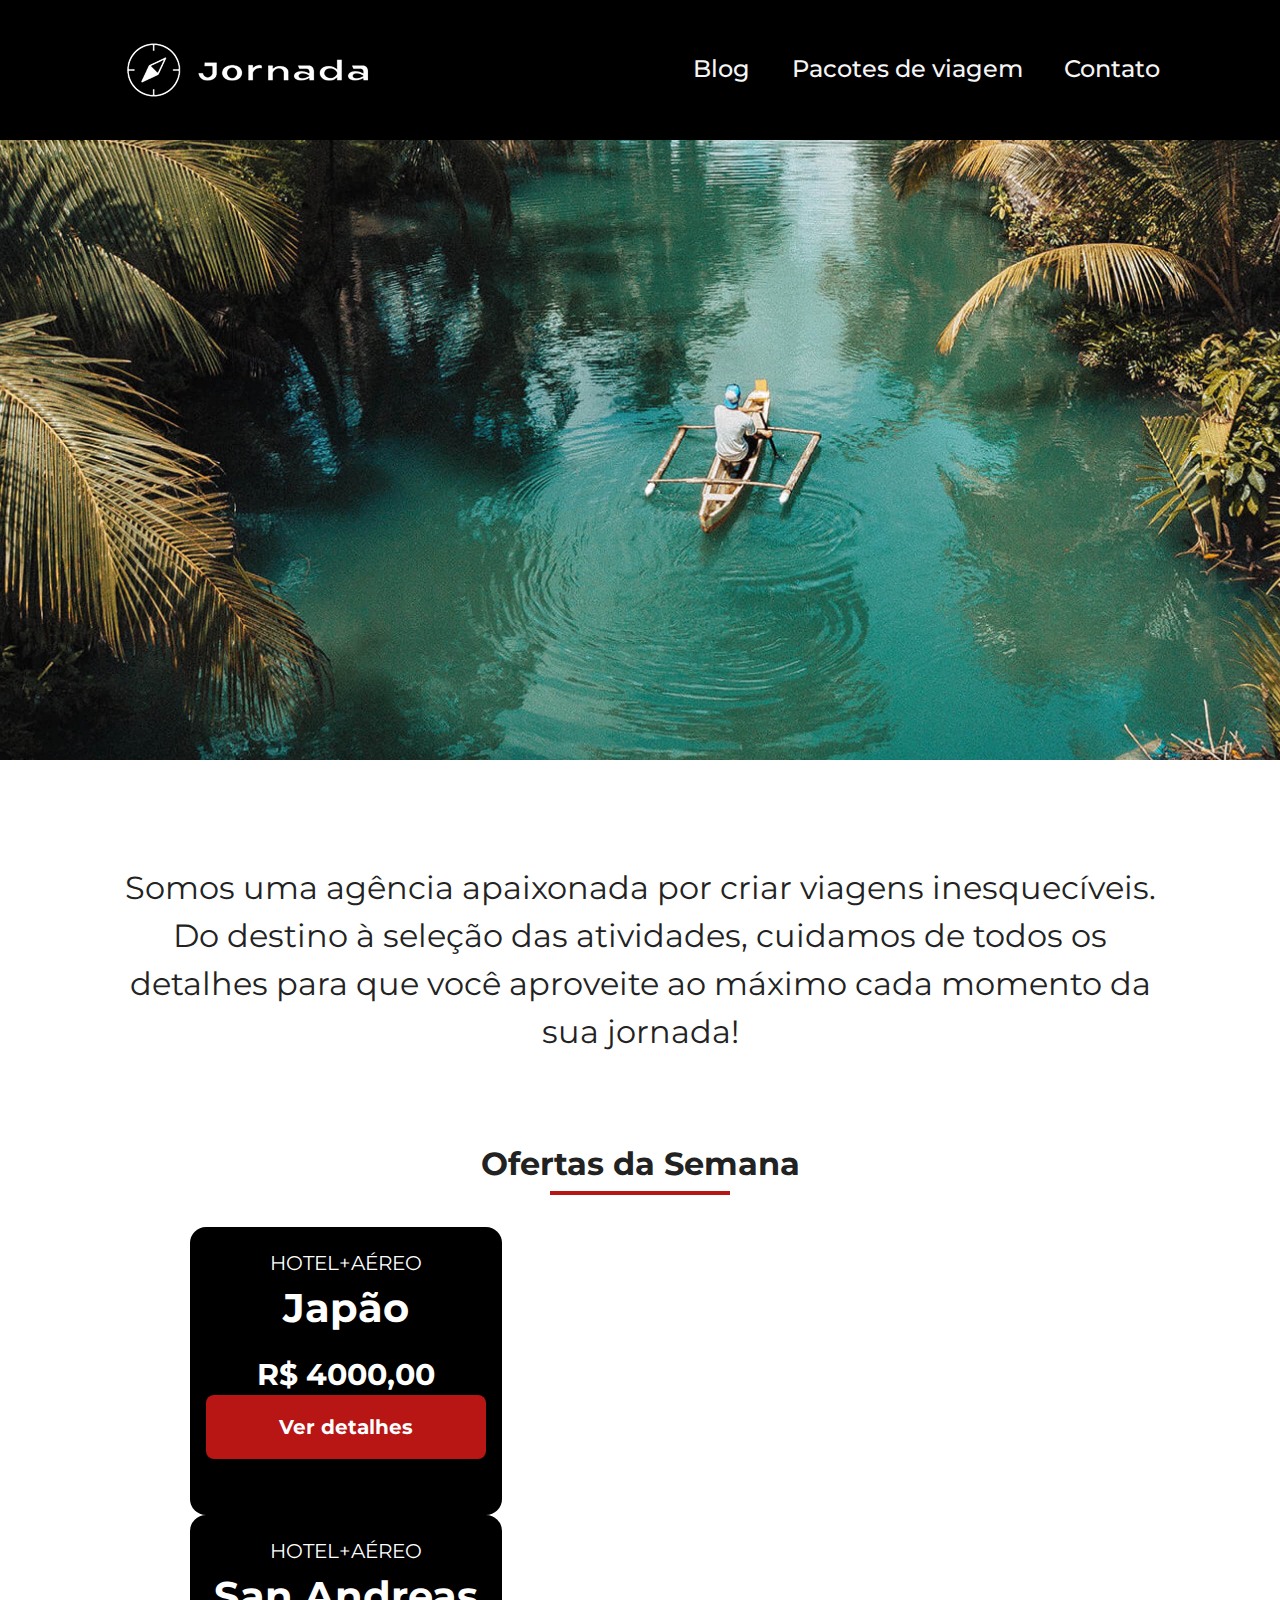
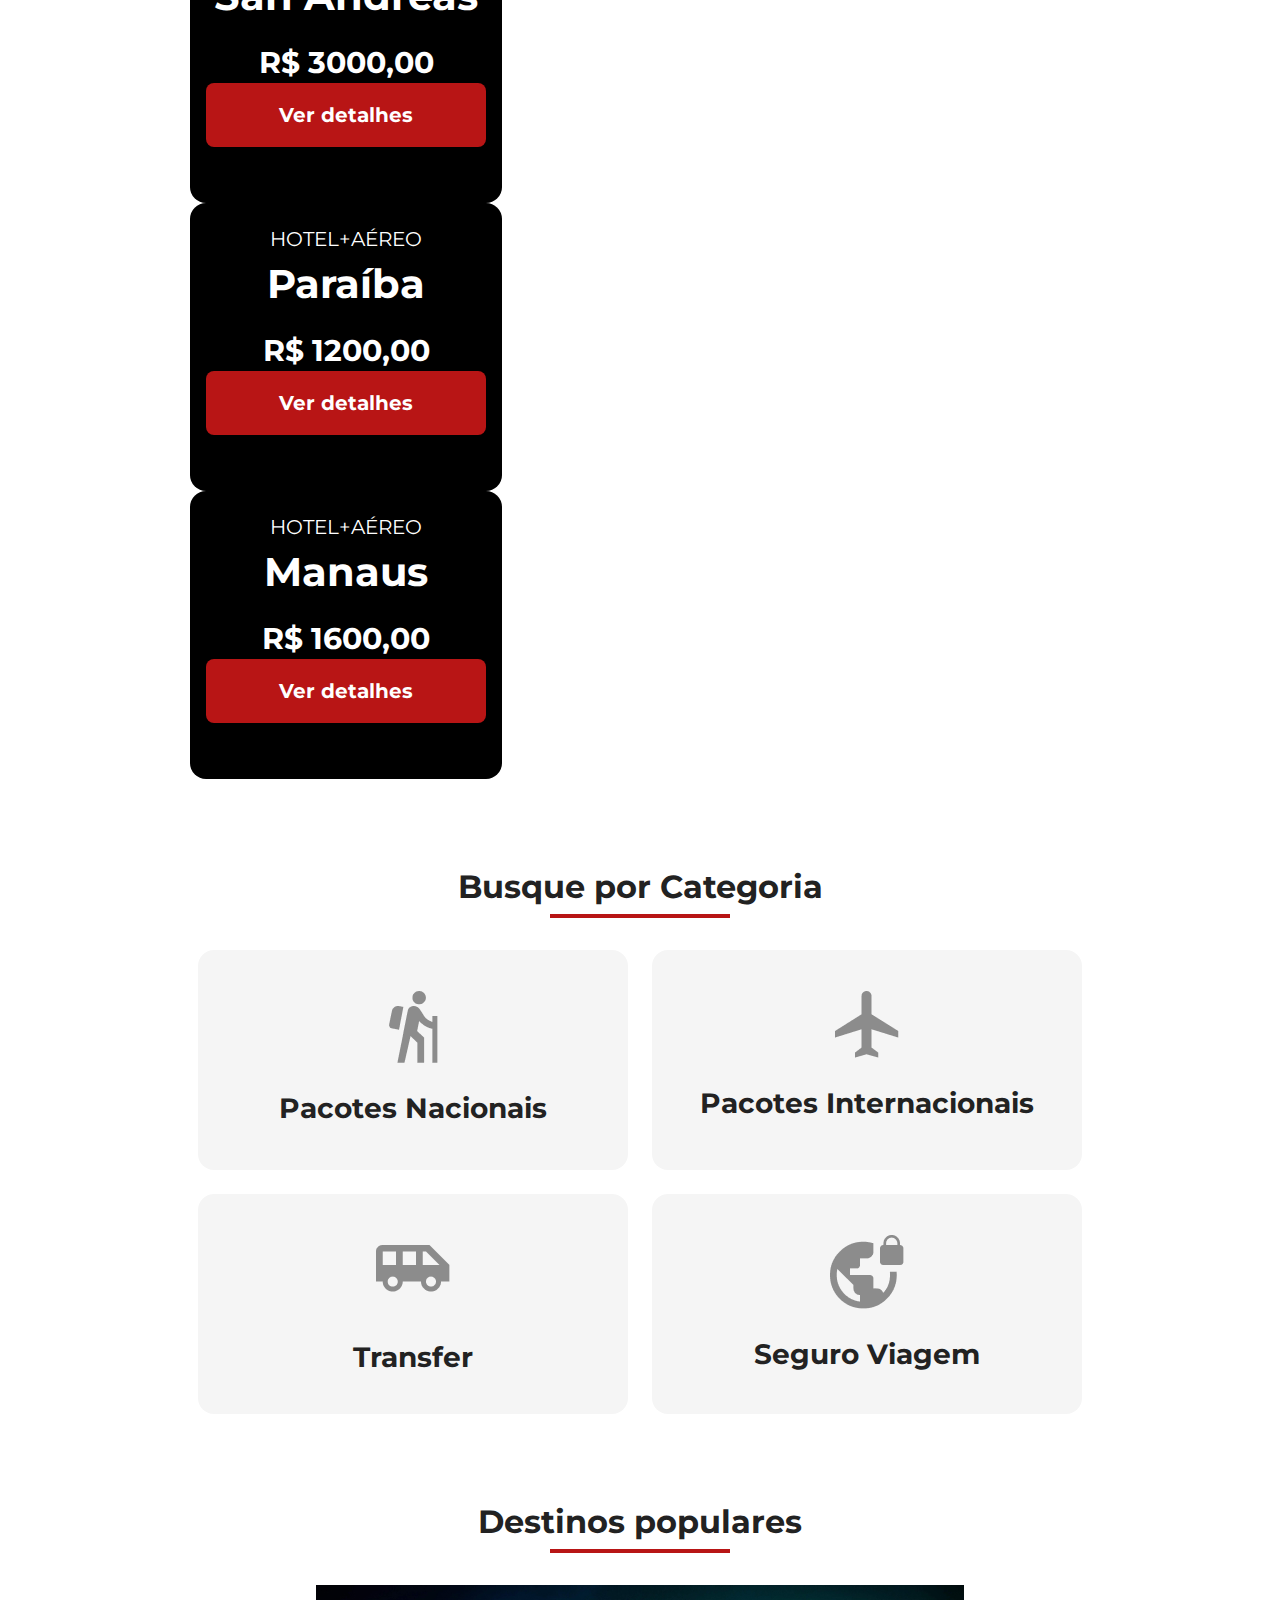
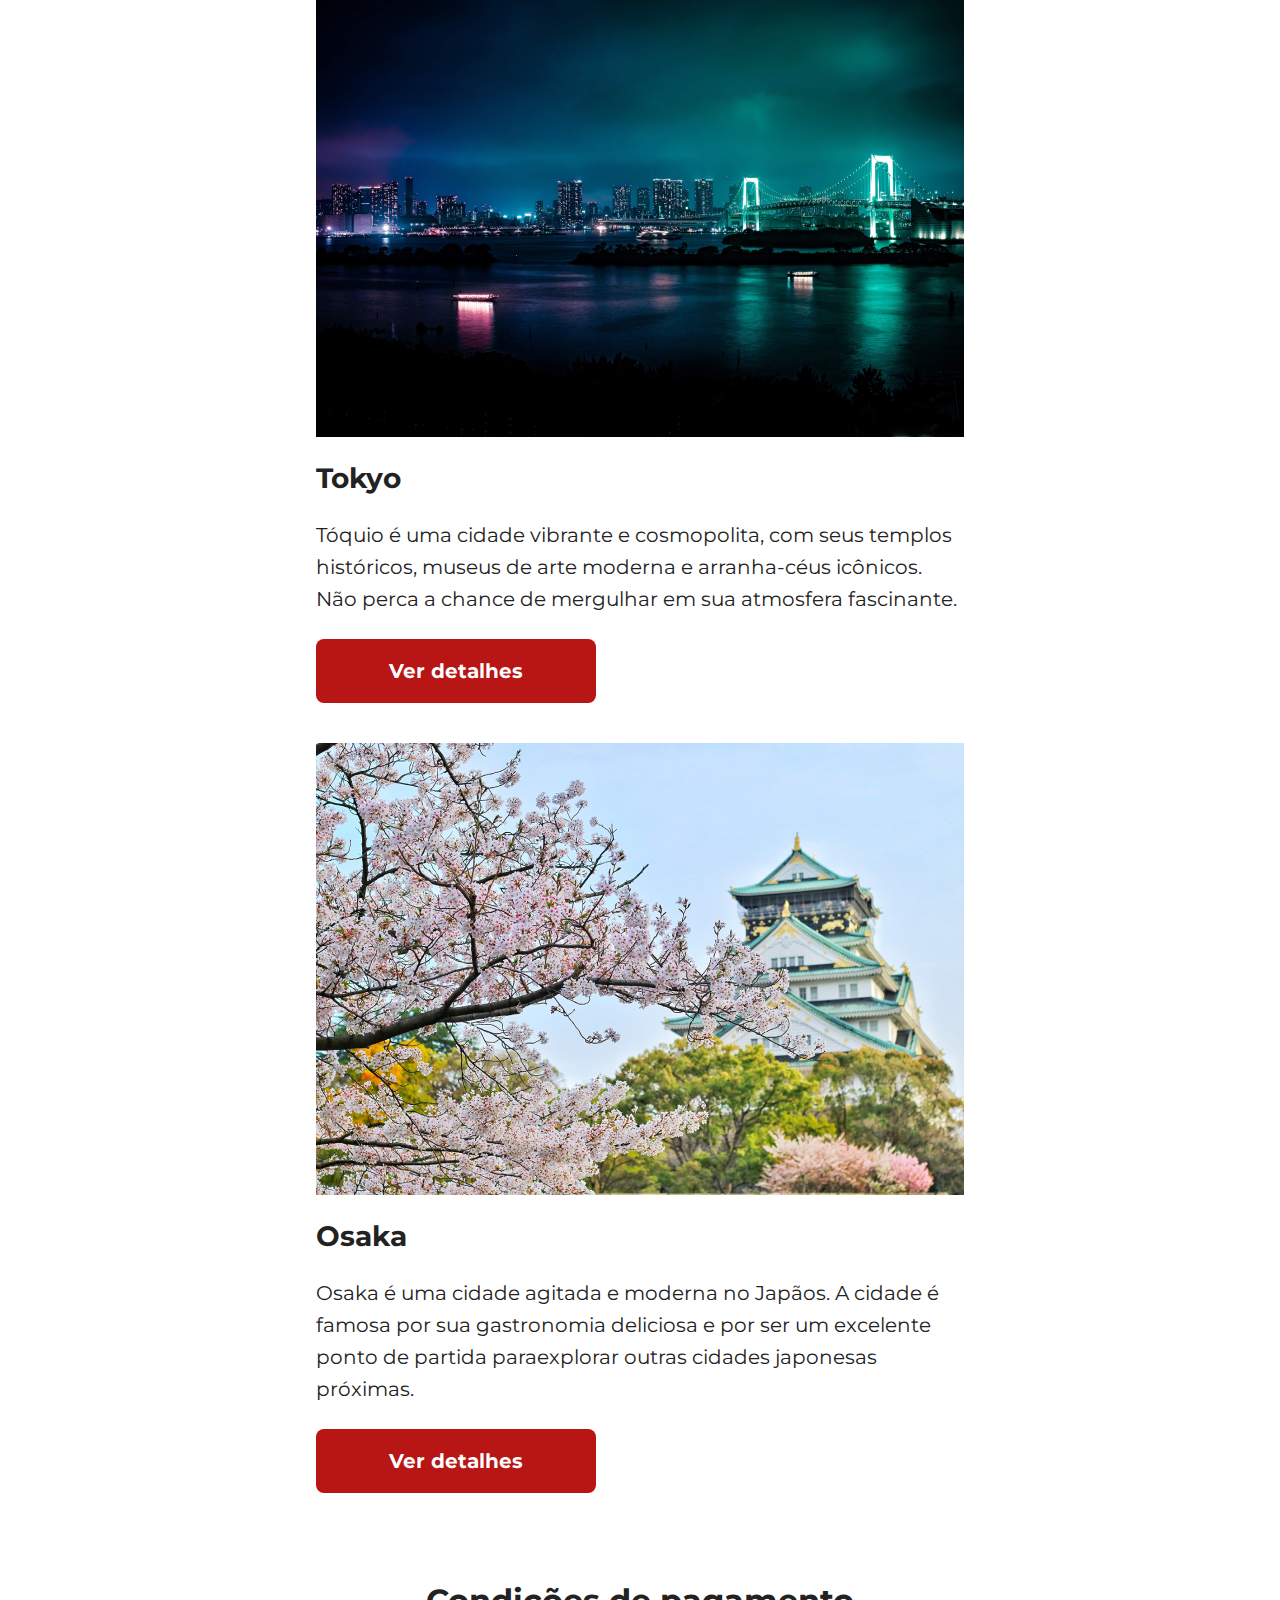
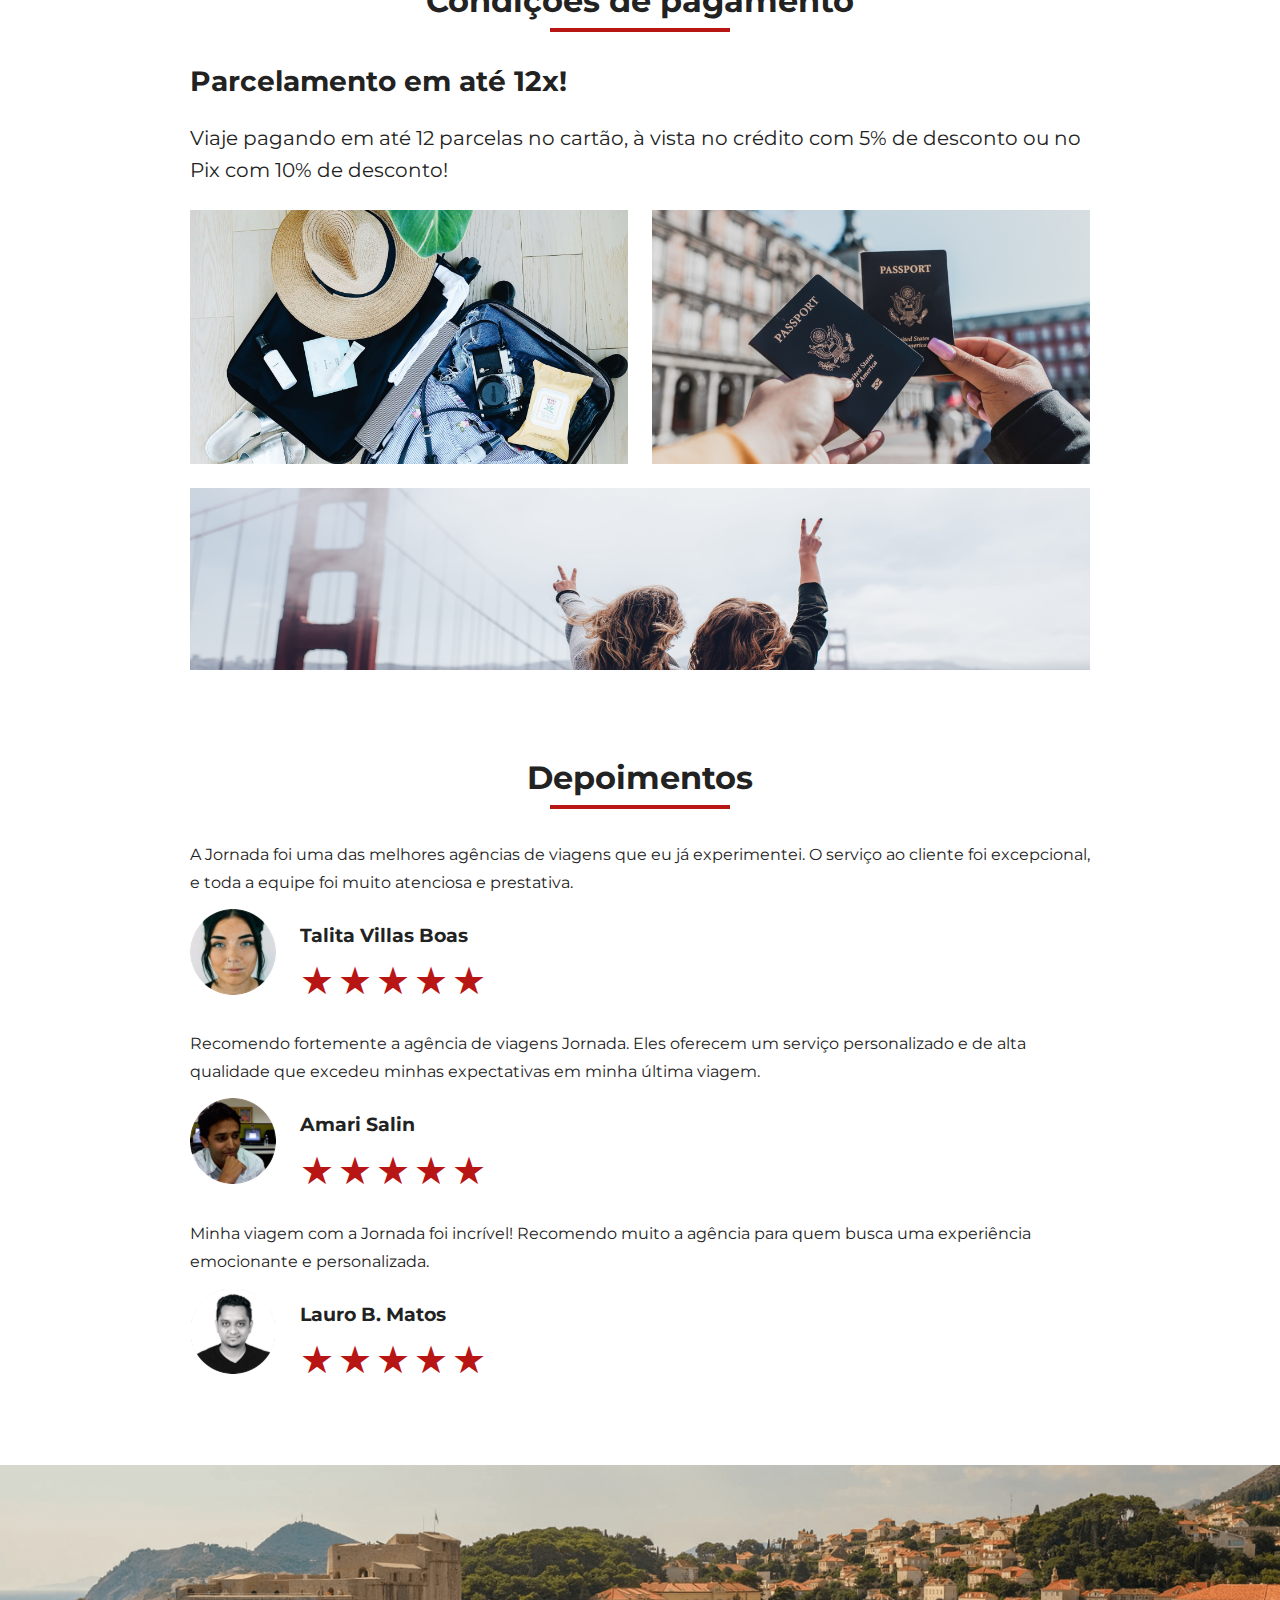
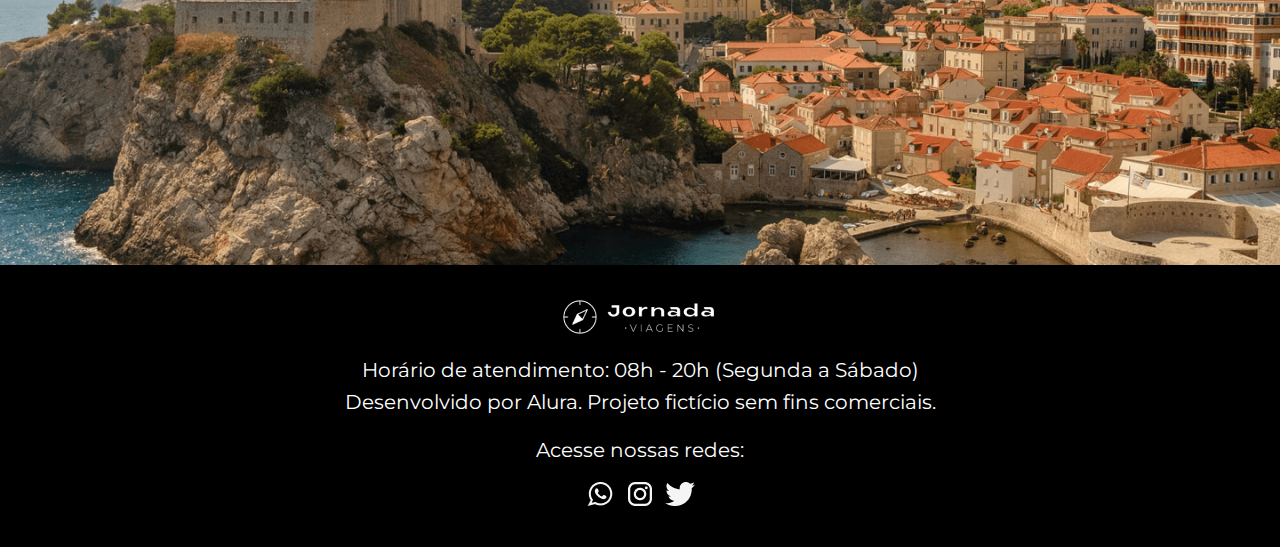
<file: index.html>
<!DOCTYPE html>
<html lang="pt-br">
<head>
    <meta charset="UTF-8">
    <meta name="viewport" content="width=device-width, initial-scale=1.0">
    <meta name="description" content="Jornada Viagens, uma agência apaixonada por criar viagens inesquecíveis">
    <meta name="og:title" content="Jornada Viagens">
    <meta name="og:description" content="Jornada Viagens, uma agência apaixonada por criar viagens inesquecíveis">
    <!-- <meta name="og:image" content=""> -->
    <meta name="og:type" content="website">
    <!-- <meta name="og:url" content=""> -->
    <link rel="icon" href="favico.png" type="xml/png">
    <link rel="stylesheet" href="css/style.css">
    <title>Jornada Viagens</title>
</head>
<body>

    <header class="main-header">
        <a href="index.html" class="logo" title="voltar para a página inicial">
            <img src="img/bussola-jornada-branca.png" class="img-mobile" alt="Bussola do logo Jornada Viagens na cor branca">
            <img src="img/bussola-texto-jornada-branco.png" class="img-desktop" alt="Logo Jornada Viagens na cor branca">
        </a>
        <div class="navigation-menu">
            <label for="menu"><img src="img/menu.png" class="menu" alt="Menu"></label>
            <input type="checkbox"  id="menu" hidden>
            <nav>
                <ul class="list-links">
                    <li><a href="blog.html" target="_self" title="Acessar o blog">Blog</a></li>
                    <li><a href="pacotes-de-viagem.html" target="_self" title="Acessar pacotes de viagem">Pacotes de viagem</a></li>
                    <li><a href="contato.html" target="_self" title="Acessar contato">Contato</a></li>
                </ul>  
            </nav>
        </div>    
    </header>

    <main>
        <section class="hero">
            <div class="hero-img">
            </div>
            <h2>Somos uma agência apaixonada por criar viagens inesquecíveis. Do destino à seleção das atividades, cuidamos de todos os detalhes para que você aproveite ao máximo cada momento da sua jornada!</h2>
        </section>
        
        <section class="offers">
            <div class="section-title">
                <h2>Ofertas da Semana</h2>
                <hr />
            </div>
            <section class="offers-cards">
                <article class="card japao">
                    <header>
                        <p>HOTEL+AÉREO</p>
                        <h3>Japão <br> <span>R$ 4000,00</span></h3>
                    </header>
                    <footer>
                        <a href="#" class="button">Ver detalhes</a>
                    </footer>
                </article>
                <article class="card san-andreas">
                    <header>
                        <p>HOTEL+AÉREO</p>
                        <h3>San Andreas <br> <span>R$ 3000,00</span></h3>
                    </header>
                    <footer>
                        <a href="#" class="button">Ver detalhes</a>
                    </footer>
                </article>
                <article class="card paraiba">
                    <header>
                        <p>HOTEL+AÉREO</p>
                        <h3>Paraíba <br> <span>R$ 1200,00</span></h3>
                    </header>
                    <footer>
                        <a href="#" class="button">Ver detalhes</a>
                    </footer>
                </article>
                <article class="card manaus">
                    <header>
                        <p>HOTEL+AÉREO</p>
                        <h3>Manaus <br> <span>R$ 1600,00</span></h3>
                    </header>
                    <footer>
                        <a href="#" class="button">Ver detalhes</a>
                    </footer>
                </article>
            </section>
        </section>
        
        <section class="categories">
            <div class="section-title">
                <h2>Busque por Categoria</h2>
                <hr />
            </div>
            <div class="category-card">
                <a class="card" href="#" target="_blank" title="Busque pela categoria Pacotes Nacionais">
                    <img src="../img/icone-pacotes-nacionais.png" alt="ícone cinza representando uma pessoa fazendo tracking">
                    <h3 class="two-lines content-title">Pacotes Nacionais</h3>
                </a>
                <a class="card" href="#" target="_blank" title="Busque pela categoria Pacotes Internacionais">
                    <img src="../img/icone-pacotes-internacionais.png" alt="ícone cinza representando um avião">
                    <h3 class="content-title">Pacotes Internacionais</h3>
                </a>
                <a class="card single-line transfer" href="#" target="_blank" title="Busque pela categoria Transfer">
                    <img src="../img/icone-transfer.png" alt="ícone cinza representando um ônibus">
                    <h3 class="content-title">Transfer</h3>
                </a>
                <a class="card" href="#" target="_blank" title="Busque pela categoria Seguro Viagem">
                    <img src="../img/icone-seguro-viagem.png" alt="ícone cinza representando o planeta terra com um cadeado">
                    <h3 class="content-title">Seguro Viagem</h3>
                </a>
            </div>
        </section>

        <section class="destinations">
            <div class="section-title">
                <h2>Destinos populares</h2>
                <hr />
            </div>
            <div class="destination-item">
                <article class="item">
                    <header>
                        <div class="img-item tokyo"></div>
                        <h3 class="content-title">Tokyo</h3>
                        <p class="content-text">Tóquio é uma cidade vibrante e cosmopolita, com seus templos históricos, museus de arte moderna e arranha-céus icônicos. Não perca a chance de mergulhar em sua atmosfera fascinante.</p>
                        <footer>
                            <a href="#" class="button" target="_blank" title="Veja mais detalhes do destino Tokyo">Ver detalhes</a>
                        </footer>
                    </header>
                </article>
                <article class="item">
                    <header>
                        <div class="img-item osaka"></div>
                        <h3 class="content-title">Osaka</h3>
                        <p class="content-text">Osaka é uma cidade agitada e moderna no Japãos. A cidade é famosa por sua gastronomia deliciosa e por ser um excelente ponto de partida paraexplorar outras cidades japonesas próximas.</p>
                        <footer>
                            <a href="#" class="button" target="_blank" title="Veja mais detalhes do destino Osaka">Ver detalhes</a>
                        </footer>
                    </header>
                </article>
            </div>
        </section>
        <section class="payments">
            <div class="section-title">
                <h2>Condições de pagamento</h2>
                <hr/>
            </div>
            <div class="content-container">
                <div class="text-content">
                    <h3 class="content-title">Parcelamento em até 12x!</h3>
                    <p class="content-text">Viaje pagando em até 12 parcelas no cartão, à vista no crédito com 5% de desconto ou no Pix com 10% de desconto!</p>
                </div>
                <div class="image-content">
                    <div class="image bag"></div>
                    <div class="image passport"></div>
                    <div class="image people"></div>
                </div>
            </div>
        </section>
        <section class="testimonials">
            <div class="section-title">
                <h2>Depoimentos</h2>
                <hr />
            </div>
            <div class="testimonial-container">
                <article>
                    <header>
                        <p>A Jornada foi uma das melhores agências de viagens que eu já experimentei. O serviço ao cliente foi excepcional, e toda a equipe foi muito atenciosa e prestativa.</p>
                    </header>
                    <footer>
                        <img src="img/avatar-talita.png" alt="Imagem do perfil da cliente Talita Villas Boas" class="avatar-talita">
                        <div class="profile-content">
                            <h3>Talita Villas Boas</h3>
                            <div class="rating">
                                <span class="star">★</span>
                                <span class="star">★</span>
                                <span class="star">★</span>
                                <span class="star">★</span>
                                <span class="star">★</span>
                            </div>
                        </div>
                    </footer>
                </article>
                <article>
                    <header>
                        <p>Recomendo fortemente a agência de viagens Jornada. Eles oferecem um serviço personalizado e de alta qualidade que excedeu minhas expectativas em minha última viagem.</p>
                    </header>
                    <footer>
                        <img src="img/avatar-amari.png" alt="Imagem do perfil do cliente Amari Salin" class="avatar-amari">
                        <div class="profile-content">
                            <h3>Amari Salin</h3>
                            <div class="rating">
                                <span class="star">★</span>
                                <span class="star">★</span>
                                <span class="star">★</span>
                                <span class="star">★</span>
                                <span class="star">★</span>
                            </div>
                        </div>
                    </footer>
                </article>
                <article>
                    <header>
                        <p>Minha viagem com a Jornada foi incrível! Recomendo muito a agência para quem busca uma experiência emocionante e personalizada.</p>
                    </header>
                    <footer>
                        <img src="img/avatar-lauro.png" alt="Imagem do perfil do cliente Lauro B. Matos" class="avatar-lauro">
                        <div class="profile-content">
                            <h3>Lauro B. Matos</h3>
                            <div class="rating">
                                <span class="star">★</span>
                                <span class="star">★</span>
                                <span class="star">★</span>
                                <span class="star">★</span>
                                <span class="star">★</span>
                            </div>
                        </div>
                    </footer>
                </article>
            </div>
        </section>
    </main>

    <section class="pre-footer-hero">
        <div class="pre-footer-hero-img">
        </div>
    </section>
    <footer class="footer">
        <div class="all-infos">
            <div class="footer-info">
                <img src="img/logo-jornada-viagens-footer.png" alt="logo do footer jornada viagens" class="logo-jornada-viagens-footer">
                <p>Horário de atendimento: 08h - 20h (Segunda a Sábado)</p>
                <p>Desenvolvido por Alura. Projeto fictício sem fins comerciais.</p>
            </div>
            <div class="footer-social">
                <p class="">Acesse nossas redes:</p>
                <div class="social-medias">
                    <a href="#" target="_blank" title="Entre em contato com o Whatsapp do Jornada Viagens"><img src="img/logo-whatsapp.png" alt="logo das redes sociais"></span></a>
    
                    <a href="#" target="_blank" title="Acesse o Instagram do Jornada Viagens"><img src="img/logo-instagram.png" alt="logo das redes sociais"></span></a>
    
                    <a href="#" target="_blank" title="Acesse o Twitter do Jornada Viagens"><img src="img/logo-twitter.png" alt="logo das redes sociais"></span></a>
                </div>
            </div>
        </div>
    </footer>

</body>
</html>
</file>
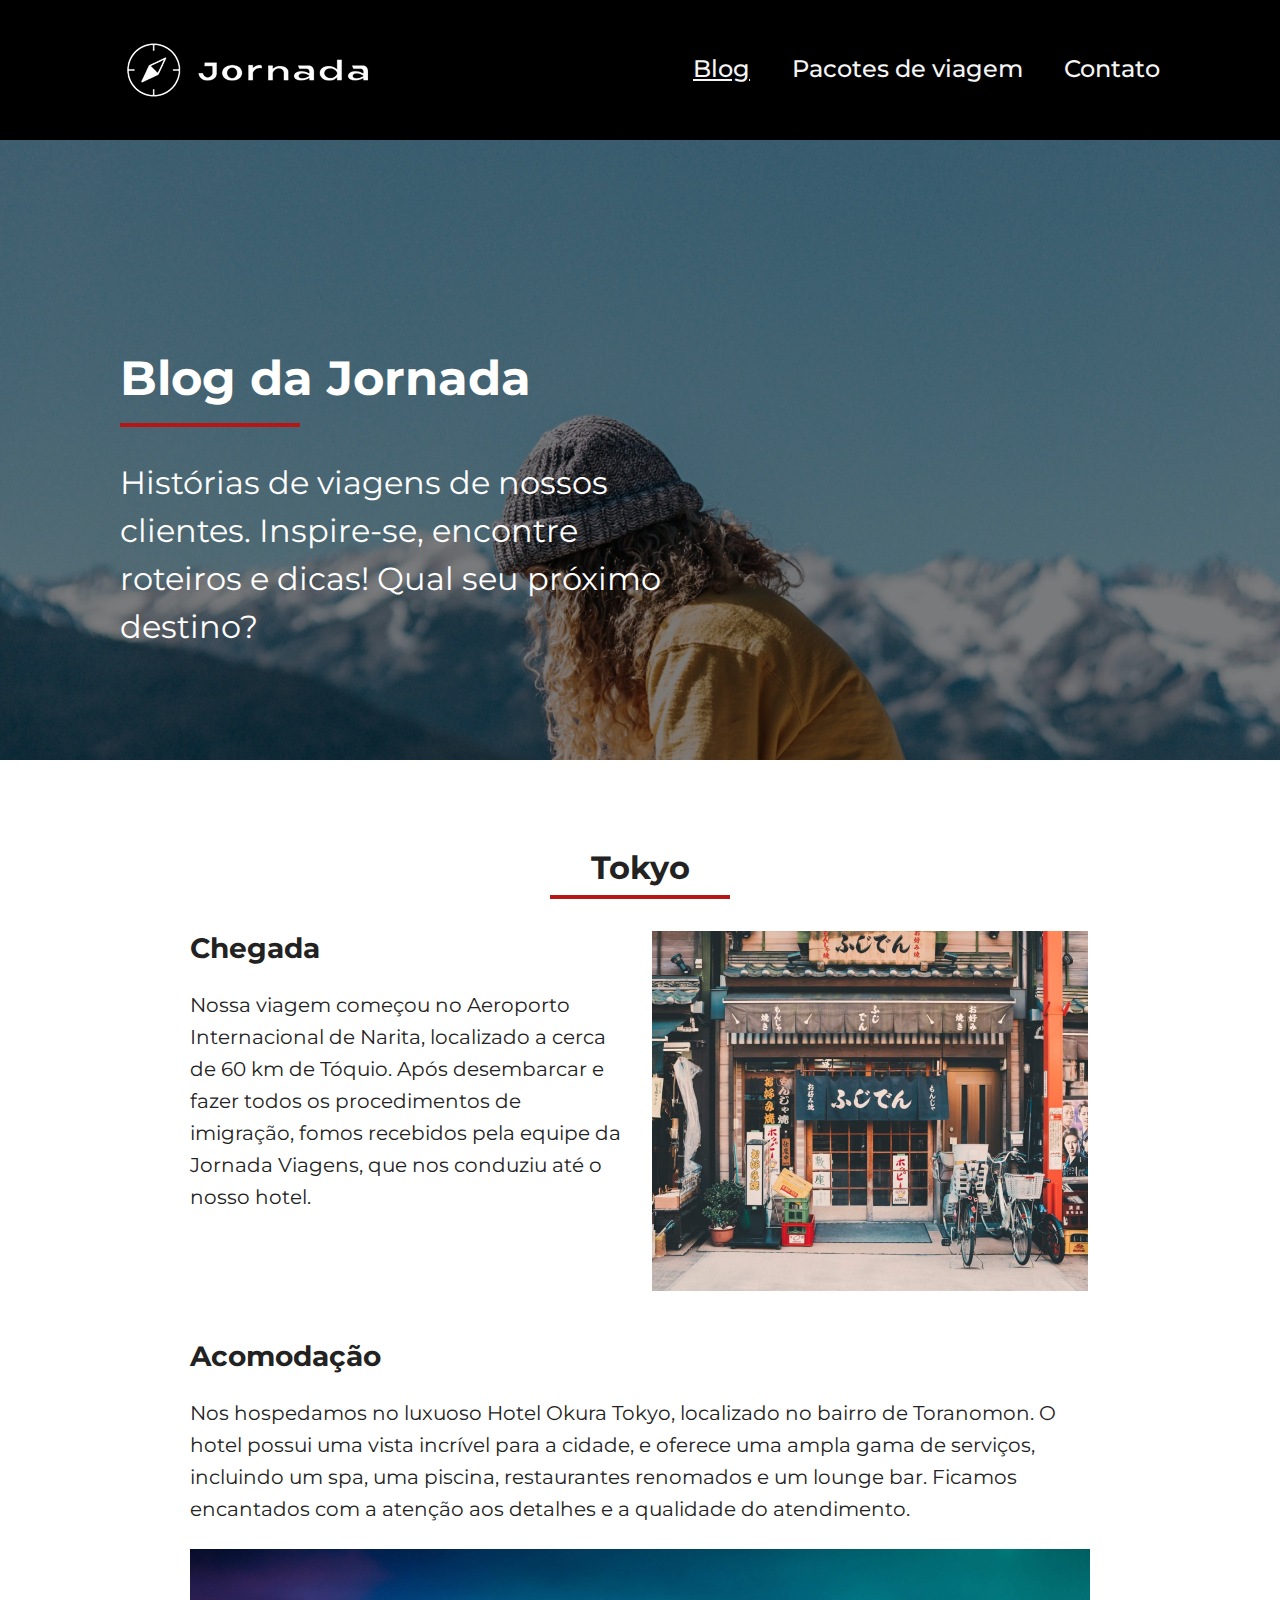
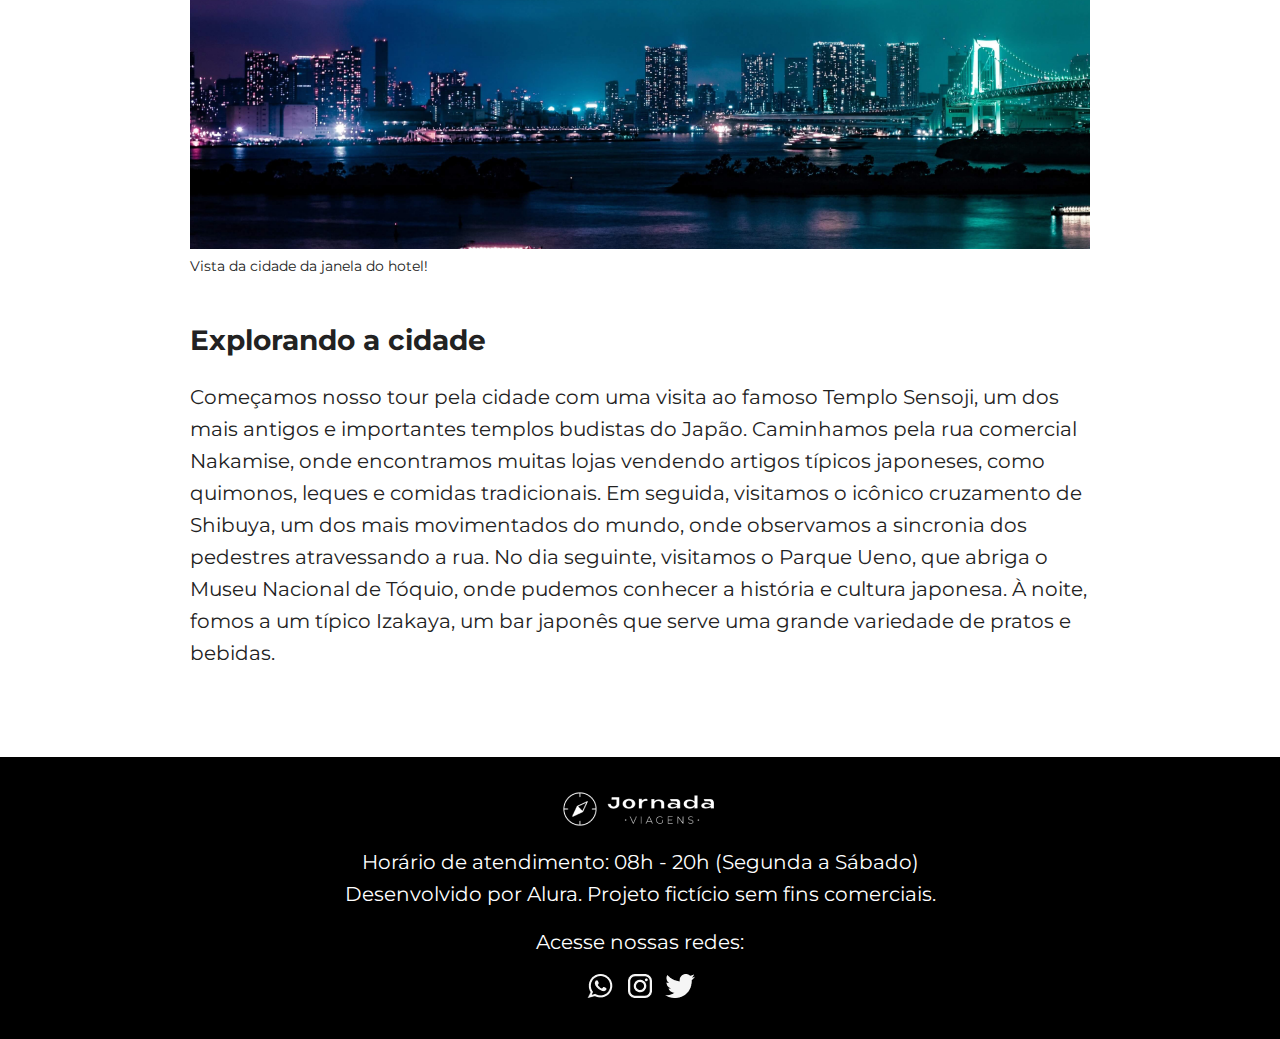
<file: blog.html>
<!DOCTYPE html>
<html lang="pt-br">
<head>
    <meta charset="UTF-8">
    <meta name="viewport" content="width=device-width, initial-scale=1.0">
    <meta name="description" content="Jornada Viagens, pacotes de viagens">
    <meta name="og:title" content="Jornada Viagens">
    <meta name="og:description" content="Jornada Viagens, pacotes de viagens">
    <!-- <meta name="og:image" content=""> -->
    <meta name="og:type" content="website">
    <!-- <meta name="og:url" content=""> -->
    <link rel="icon" href="favico.png" type="xml/png">
    <link rel="stylesheet" href="css/style.css">
    <title>Pacotes de viagens</title>
</head>
<body>

    <header class="main-header">
        <a href="index.html" class="logo" title="voltar para a página inicial">
            <img src="img/bussola-jornada-branca.png" class="img-mobile" alt="Bussola do logo Jornada Viagens na cor branca">
            <img src="img/bussola-texto-jornada-branco.png" class="img-desktop" alt="Logo Jornada Viagens na cor branca">
        </a>
        <div class="navigation-menu">
            <label for="menu"><img src="img/menu.png" class="menu" alt="Menu"></label>
            <input type="checkbox"  id="menu" hidden>
            <nav>
                <ul class="list-links">
                    <li><a href="blog.html" target="_self" title="Acessar o blog" class="blog-page">Blog</a></li>
                    <li><a href="pacotes-de-viagem.html" target="_self" title="Acessar pacotes de viagem">Pacotes de viagem</a></li>
                    <li><a href="contato.html" target="_self" title="Acessar contato">Contato</a></li>
                </ul>  
            </nav>
        </div>    
    </header>

    <main>

        <section class="blog hero">
            <div class="hero-img">
                <div class="hero-content">
                    <h1>Blog da Jornada</h1>
                    <hr />
                    <p>Histórias de viagens de nossos clientes. Inspire-se, encontre roteiros e dicas! Qual seu próximo destino?</p>
                </div>
            </div>
        </section>

        <section class="tokyo-description">
            <div class="section-title">
                <h2>Tokyo</h2>
                <hr />
            </div>
            <div class="arrival">
                <div class="tokyo-text">
                    <h3 class="content-title">Chegada</h3>
                    <p class="content-text">Nossa viagem começou no Aeroporto Internacional de Narita, localizado a cerca de 60 km de Tóquio. Após desembarcar e fazer todos os procedimentos de imigração, fomos recebidos pela equipe da Jornada Viagens, que nos conduziu até o nosso hotel.</p>
                </div>
                <div class="arrival-img"></div>
            </div>
            <div class="accommodation">
                <div class="accommodation-text">
                    <h3 class="content-title">Acomodação</h3>
                    <p class="content-text">Nos hospedamos no luxuoso Hotel Okura Tokyo, localizado no bairro de Toranomon. O hotel possui uma vista incrível para a cidade, e oferece uma ampla gama de serviços, incluindo um spa, uma piscina, restaurantes renomados e um lounge bar. Ficamos encantados com a atenção aos detalhes e a qualidade do atendimento.</p>
                </div>
                <div class="hotel-view-img"></div>
                <p class="caption">Vista da cidade da janela do hotel!</p>
            </div>
            <div class="exploration">
                <h3 class="content-title">Explorando a cidade</h3>
                    <p class="content-text">Começamos nosso tour pela cidade com uma visita ao famoso Templo Sensoji, um dos mais antigos e importantes templos budistas do Japão. Caminhamos pela rua comercial Nakamise, onde encontramos muitas lojas vendendo artigos típicos japoneses, como quimonos, leques e comidas tradicionais.
                    Em seguida, visitamos o icônico cruzamento de Shibuya, um dos mais movimentados do mundo, onde observamos a sincronia dos pedestres atravessando a rua.
                    No dia seguinte, visitamos o Parque Ueno, que abriga o Museu Nacional de Tóquio, onde pudemos conhecer a história e cultura japonesa. À noite, fomos a um típico Izakaya, um bar japonês que serve uma grande variedade de pratos e bebidas.</p>
            </div>
        </section>
    
        <footer class="footer">
            <div class="all-infos">
                <div class="footer-info">
                    <img src="img/logo-jornada-viagens-footer.png" alt="logo do footer jornada viagens" class="logo-jornada-viagens-footer">
                    <p>Horário de atendimento: 08h - 20h (Segunda a Sábado)</p>
                    <p>Desenvolvido por Alura. Projeto fictício sem fins comerciais.</p>
                </div>
                <div class="footer-social">
                    <p class="">Acesse nossas redes:</p>
                    <div class="social-medias">
                        <a href="#" target="_blank" title="Entre em contato com o Whatsapp do Jornada Viagens"><img src="img/logo-whatsapp.png" alt="logo das redes sociais"></span></a>
        
                        <a href="#" target="_blank" title="Acesse o Instagram do Jornada Viagens"><img src="img/logo-instagram.png" alt="logo das redes sociais"></span></a>
        
                        <a href="#" target="_blank" title="Acesse o Twitter do Jornada Viagens"><img src="img/logo-twitter.png" alt="logo das redes sociais"></span></a>
                    </div>
                </div>
            </div>
        </footer>
    </main>
</body>
</html>
</file>
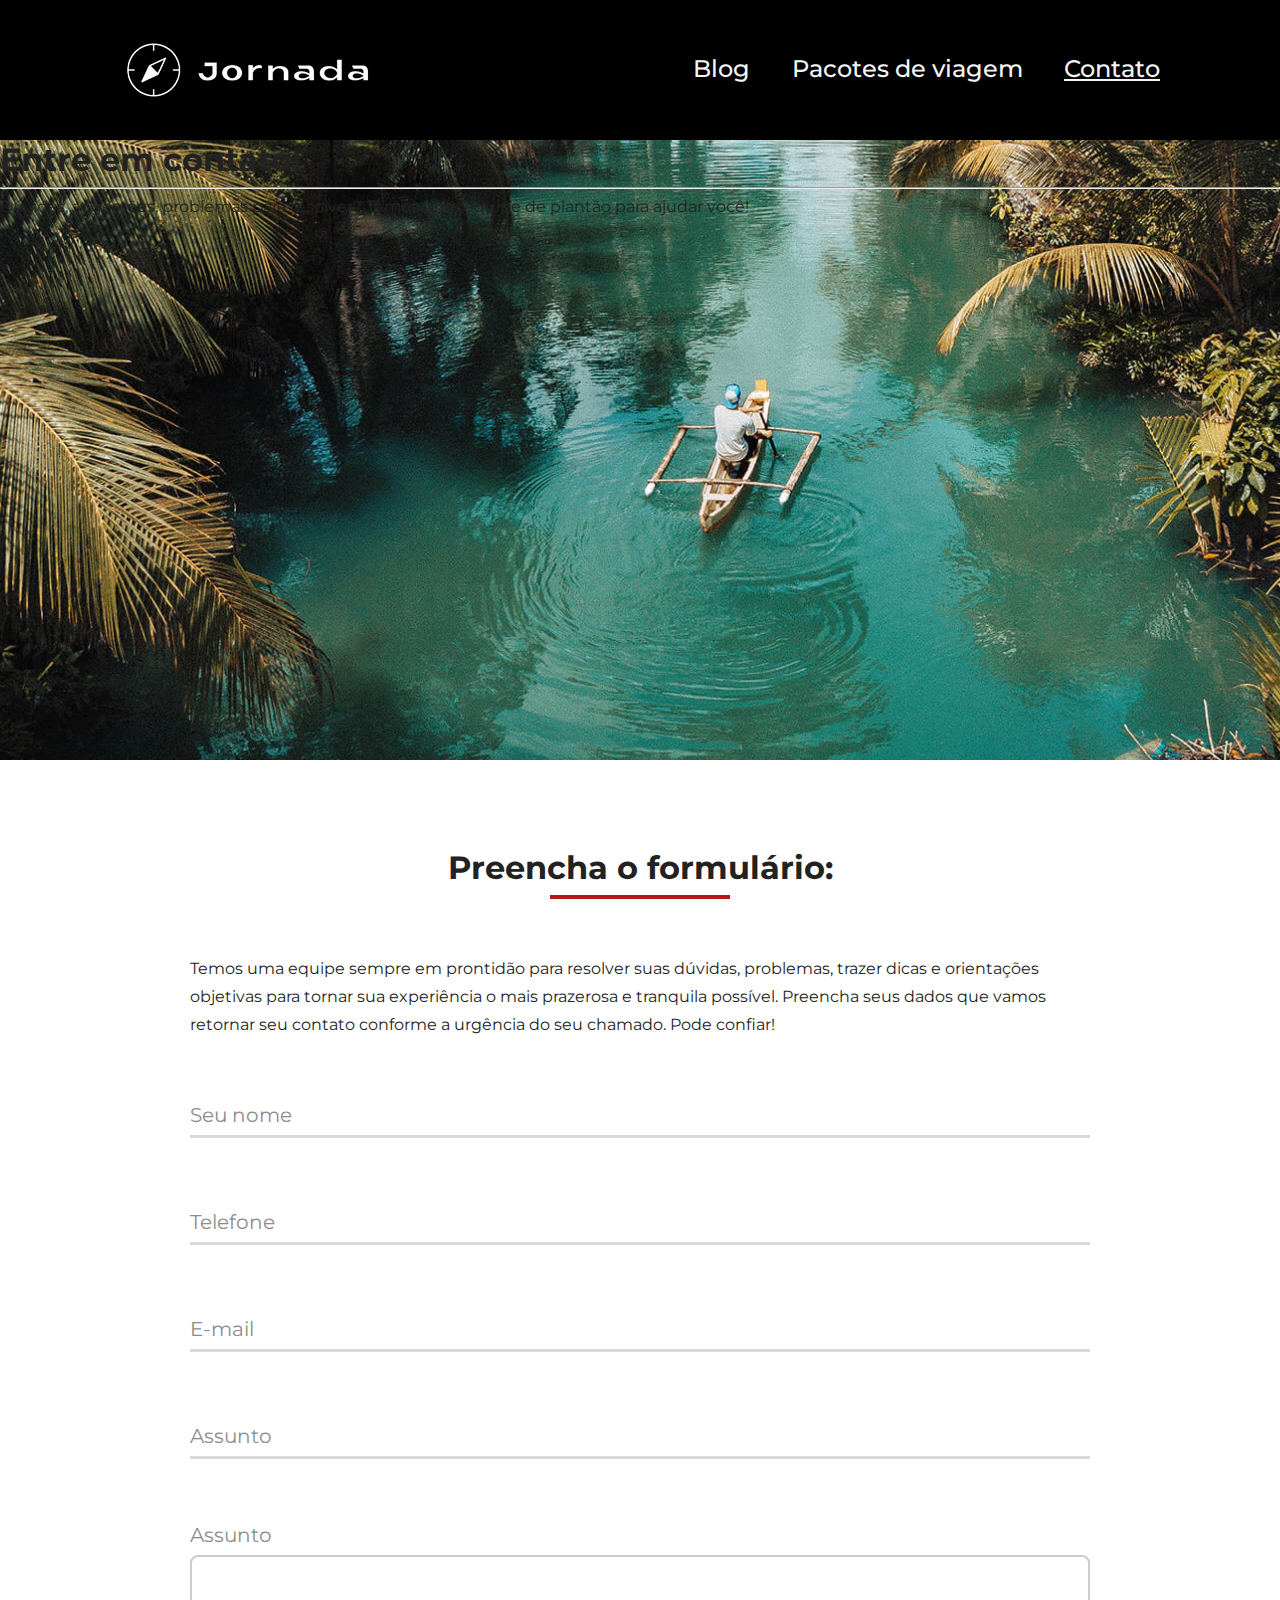
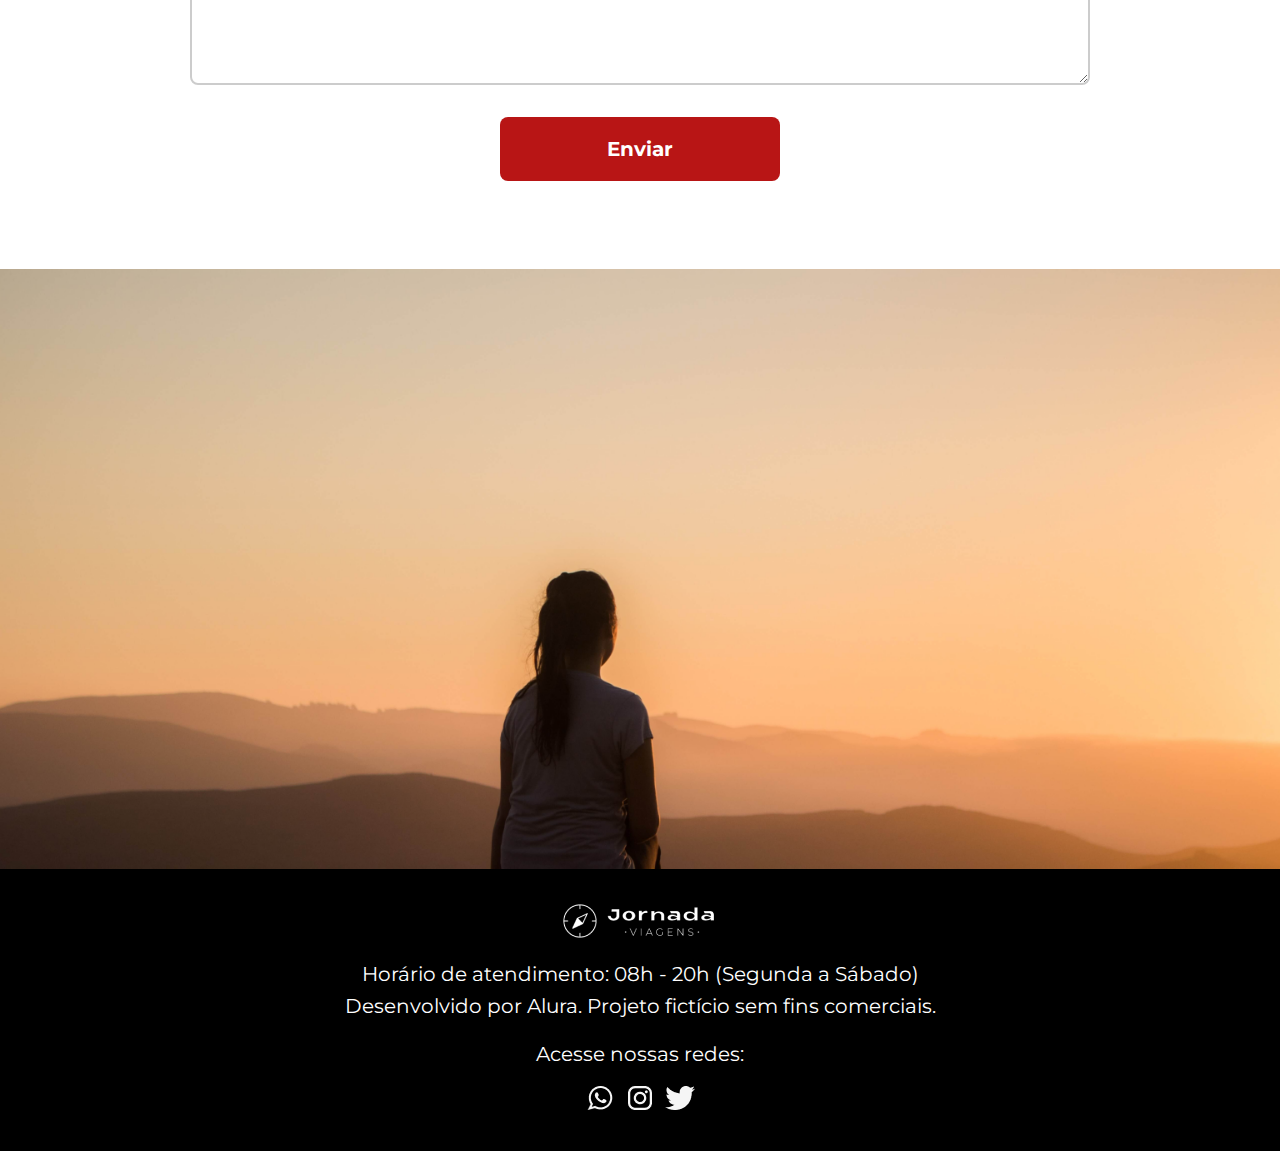
<file: contato.html>
<!DOCTYPE html>
<html lang="pt-br">
<head>
    <meta charset="UTF-8">
    <meta name="viewport" content="width=device-width, initial-scale=1.0">
    <meta name="description" content="Jornada Viagens, pacotes de viagens">
    <meta name="og:title" content="Jornada Viagens">
    <meta name="og:description" content="Jornada Viagens, pacotes de viagens">
    <!-- <meta name="og:image" content=""> -->
    <meta name="og:type" content="website">
    <!-- <meta name="og:url" content=""> -->
    <link rel="icon" href="favico.png" type="xml/png">
    <link rel="stylesheet" href="css/style.css">
    <title>Formulário</title>
</head>
<body>

    <header class="main-header">
        <a href="index.html" class="logo" title="voltar para a página inicial">
            <img src="img/bussola-jornada-branca.png" class="img-mobile" alt="Bussola do logo Jornada Viagens na cor branca">
            <img src="img/bussola-texto-jornada-branco.png" class="img-desktop" alt="Logo Jornada Viagens na cor branca">
        </a>
        <div class="navigation-menu">
            <label for="menu"><img src="img/menu.png" class="menu" alt="Menu"></label>
            <input type="checkbox"  id="menu" hidden>
            <nav>
                <ul class="list-links">
                    <li><a href="blog.html" target="_self" title="Acessar o blog">Blog</a></li>
                    <li><a href="pacotes-de-viagem.html" target="_self" title="Acessar pacotes de viagem">Pacotes de viagem</a></li>
                    <li><a href="contato.html" class="contact" target="_self" title="Acessar contato">Contato</a></li>
                </ul>  
            </nav>
        </div>    
    </header>

    <main>
        <section class="contact hero">
            <div class="hero-img">
                <div class="hero-content">
                    <h1>Entre em contato!</h1>
                    <hr />
                    <p>Dúvidas, sugestões, problemas para resolver? Temos uma equipe de plantão para ajudar você!</p>
                </div>
            </div>
        </section>

        <section class="form">
            <div class="section-title">
                <h2>Preencha o formulário:</h2>
                <hr />
            </div>
            <div class="text">
                <p class="form-text">Temos uma equipe sempre em prontidão para resolver suas dúvidas, problemas, trazer dicas e orientações objetivas para tornar sua experiência o mais prazerosa e tranquila possível. Preencha seus dados que vamos retornar seu contato conforme a urgência do seu chamado. Pode confiar!</p>
            </div>
            <div class="form-data">
                <form action="">
                    <input type="text" placeholder="Seu nome" class="name input-field">
                    <input type="number" placeholder="Telefone" class="phone input-field">
                    <input type="email" placeholder="E-mail" class="email input-field">
                    <input type="text" placeholder="Assunto" class="subject input-field">
                    <div class="field">
                        <label for="assunto">Assunto</label>
                        <textarea id="assunto"></textarea>
                    </div>
                    
                    <div class="btn-container">
                        <a href="#" class="button" target="_self" title="Enviar dados do formulário">Enviar</a>
                    </div>
                    
                </form>
            </div>
        </section>
    </main>

    <section class="pre-footer-hero">
        <div class="contact-pre-footer-img">
        </div>
    </section>
    <footer class="footer">
        <div class="all-infos">
            <div class="footer-info">
                <img src="img/logo-jornada-viagens-footer.png" alt="logo do footer jornada viagens" class="logo-jornada-viagens-footer">
                <p>Horário de atendimento: 08h - 20h (Segunda a Sábado)</p>
                <p>Desenvolvido por Alura. Projeto fictício sem fins comerciais.</p>
            </div>
            <div class="footer-social">
                <p class="">Acesse nossas redes:</p>
                <div class="social-medias">
                    <a href="#" target="_blank" title="Entre em contato com o Whatsapp do Jornada Viagens"><img src="img/logo-whatsapp.png" alt="logo das redes sociais"></span></a>
    
                    <a href="#" target="_blank" title="Acesse o Instagram do Jornada Viagens"><img src="img/logo-instagram.png" alt="logo das redes sociais"></span></a>
    
                    <a href="#" target="_blank" title="Acesse o Twitter do Jornada Viagens"><img src="img/logo-twitter.png" alt="logo das redes sociais"></span></a>
                </div>
            </div>
        </div>
    </footer>
</body>
</html>
</file>
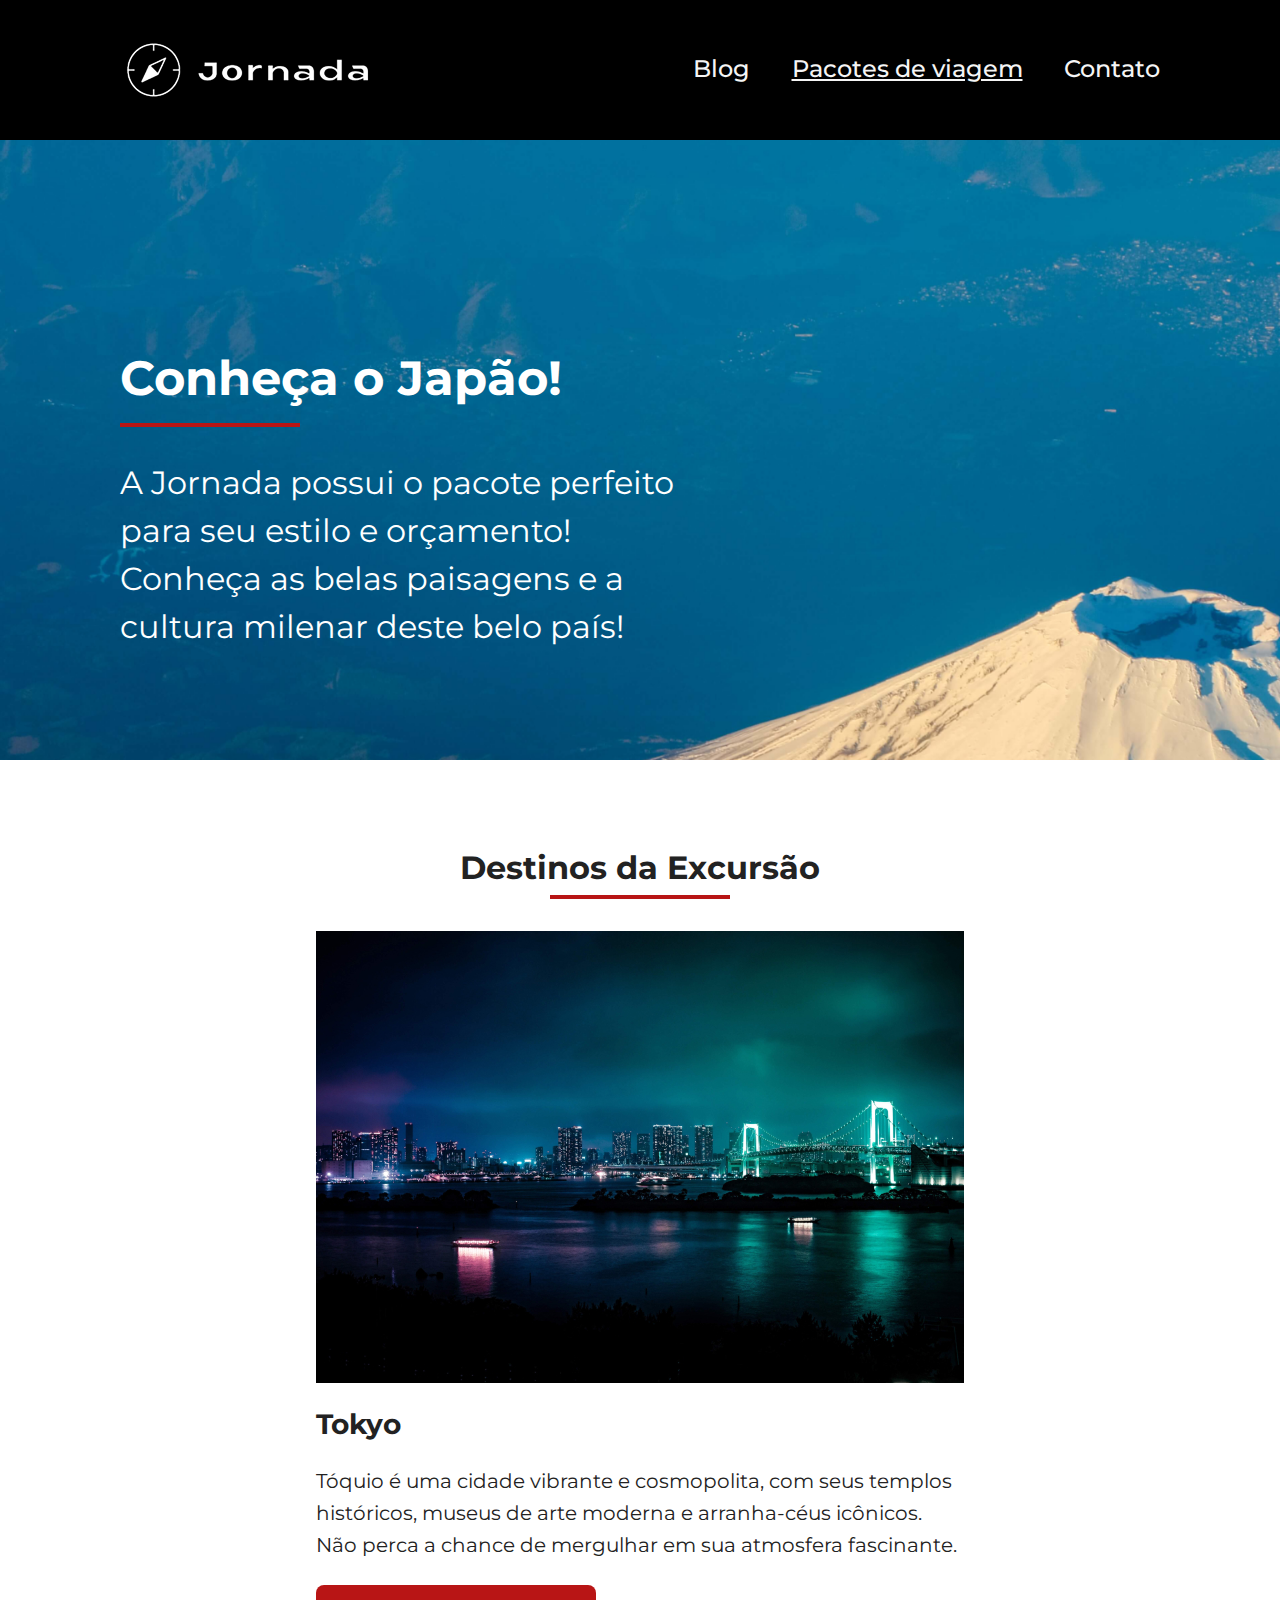
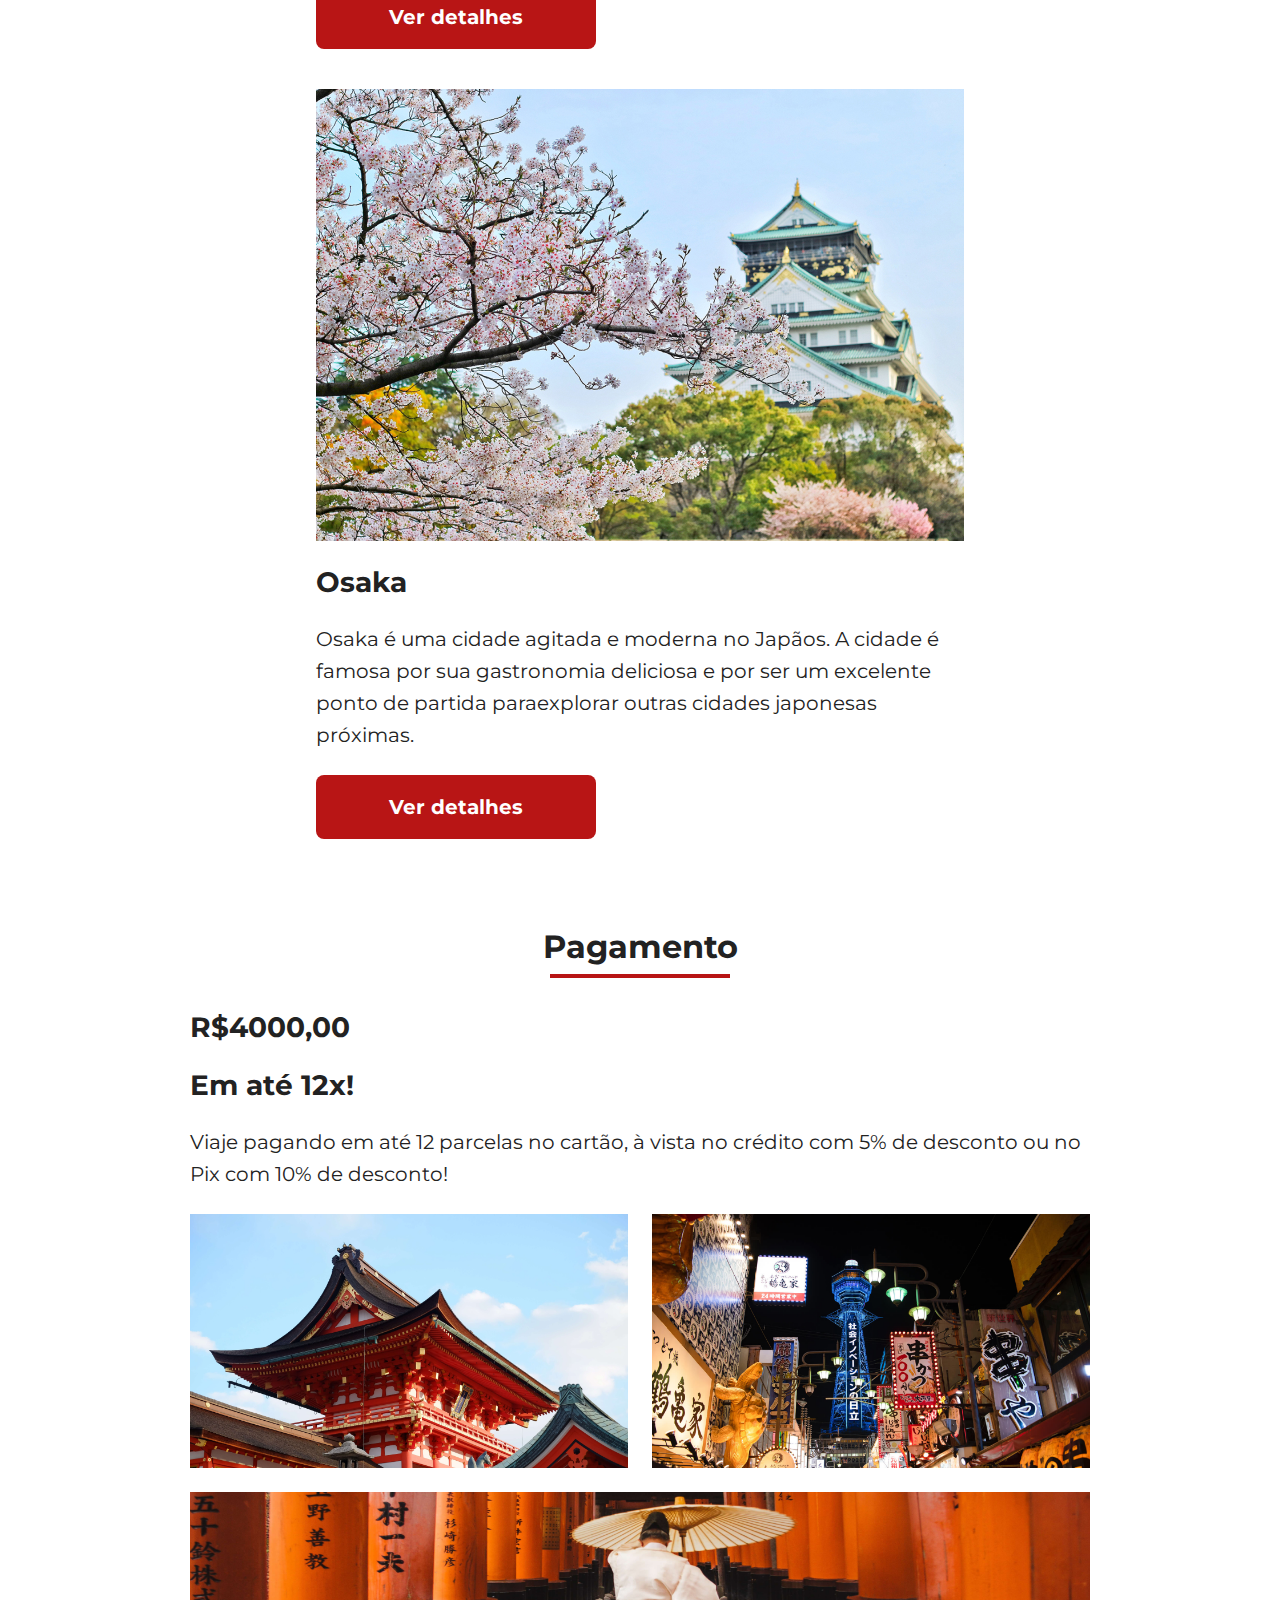
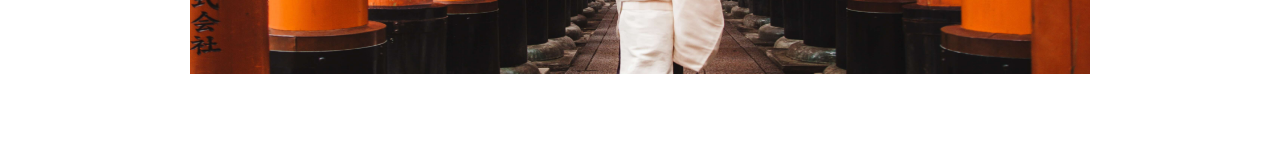
<file: pacotes-de-viagem.html>
<!DOCTYPE html>
<html lang="pt-br">
<head>
    <meta charset="UTF-8">
    <meta name="viewport" content="width=device-width, initial-scale=1.0">
    <meta name="description" content="Jornada Viagens, pacotes de viagens">
    <meta name="og:title" content="Jornada Viagens">
    <meta name="og:description" content="Jornada Viagens, pacotes de viagens">
    <!-- <meta name="og:image" content=""> -->
    <meta name="og:type" content="website">
    <!-- <meta name="og:url" content=""> -->
    <link rel="icon" href="favico.png" type="xml/png">
    <link rel="stylesheet" href="css/style.css">
    <title>Pacotes de viagens</title>
</head>
<body>

    <header class="main-header">
        <a href="index.html" class="logo" title="voltar para a página inicial">
            <img src="img/bussola-jornada-branca.png" class="img-mobile" alt="Bussola do logo Jornada Viagens na cor branca">
            <img src="img/bussola-texto-jornada-branco.png" class="img-desktop" alt="Logo Jornada Viagens na cor branca">
        </a>
        <div class="navigation-menu">
            <label for="menu"><img src="img/menu.png" class="menu" alt="Menu"></label>
            <input type="checkbox"  id="menu" hidden>
            <nav>
                <ul class="list-links">
                    <li><a href="blog.html" target="_blank" title="Acessar o blog">Blog</a></li>
                    <li><a href="pacotes-de-viagem.html" class="packages" target="_blank" title="Acessar pacotes de viagem">Pacotes de viagem</a></li>
                    <li><a href="contato.html" target="_blank" title="Acessar contato">Contato</a></li>
                </ul>  
            </nav>
        </div>    
    </header>

    <main>
        <section class="travel-packages hero">
            <div class="hero-img">
                <div class="hero-content">
                    <h1>Conheça o Japão!</h1>
                    <hr />
                    <p>A Jornada possui o pacote perfeito para seu estilo e orçamento! Conheça as belas paisagens e a cultura milenar deste belo país!</p>
                </div>
            </div>
        </section>

        <section class="destinations">
            <div class="section-title">
                <h2>Destinos da Excursão</h2>
                <hr />
            </div>
            <div class="destination-item">
                <article class="item">
                    <header>
                        <div class="img-item tokyo"></div>
                        <h3 class="content-title">Tokyo</h3>
                        <p class="content-text">Tóquio é uma cidade vibrante e cosmopolita, com seus templos históricos, museus de arte moderna e arranha-céus icônicos. Não perca a chance de mergulhar em sua atmosfera fascinante.</p>
                        <footer>
                            <a href="#" class="button" target="_blank" title="Veja mais detalhes do destino Tokyo">Ver detalhes</a>
                        </footer>
                    </header>
                </article>
                <article class="item">
                    <header>
                        <div class="img-item osaka"></div>
                        <h3 class="content-title">Osaka</h3>
                        <p class="content-text">Osaka é uma cidade agitada e moderna no Japãos. A cidade é famosa por sua gastronomia deliciosa e por ser um excelente ponto de partida paraexplorar outras cidades japonesas próximas.</p>
                        <footer>
                            <a href="#" class="button" target="_blank" title="Veja mais detalhes do destino Osaka">Ver detalhes</a>
                        </footer>
                    </header>
                </article>
            </div>
        </section>

        <section class="payments">
            <div class="section-title">
                <h2>Pagamento</h2>
                <hr/>
            </div>
            <div class="content-container">
                <div class="text-content">
                    <h2 class="content-title">R$4000,00</h2>
                    <h3 class="content-title">Em até 12x!</h3>
                    <p class="content-text">Viaje pagando em até 12 parcelas no cartão, à vista no crédito com 5% de desconto ou no Pix com 10% de desconto!</p>
                </div>
                <div class="image-content">
                    <div class="image temple"></div>
                    <div class="image city"></div>
                    <div class="image corridor"></div>
                </div>
            </div>
        </section>
    </main>
</body>
</html>
</file>
<file: css/style.css>
@import url(global.css);
@import url(header.css);
@import url(hero.css);
@import url(offers.css);
@import url(categories.css);
@import url(destinations.css);
@import url(payments.css);
@import url(testimonials.css);
@import url(footer.css);
@import url(form.css);
</file>
